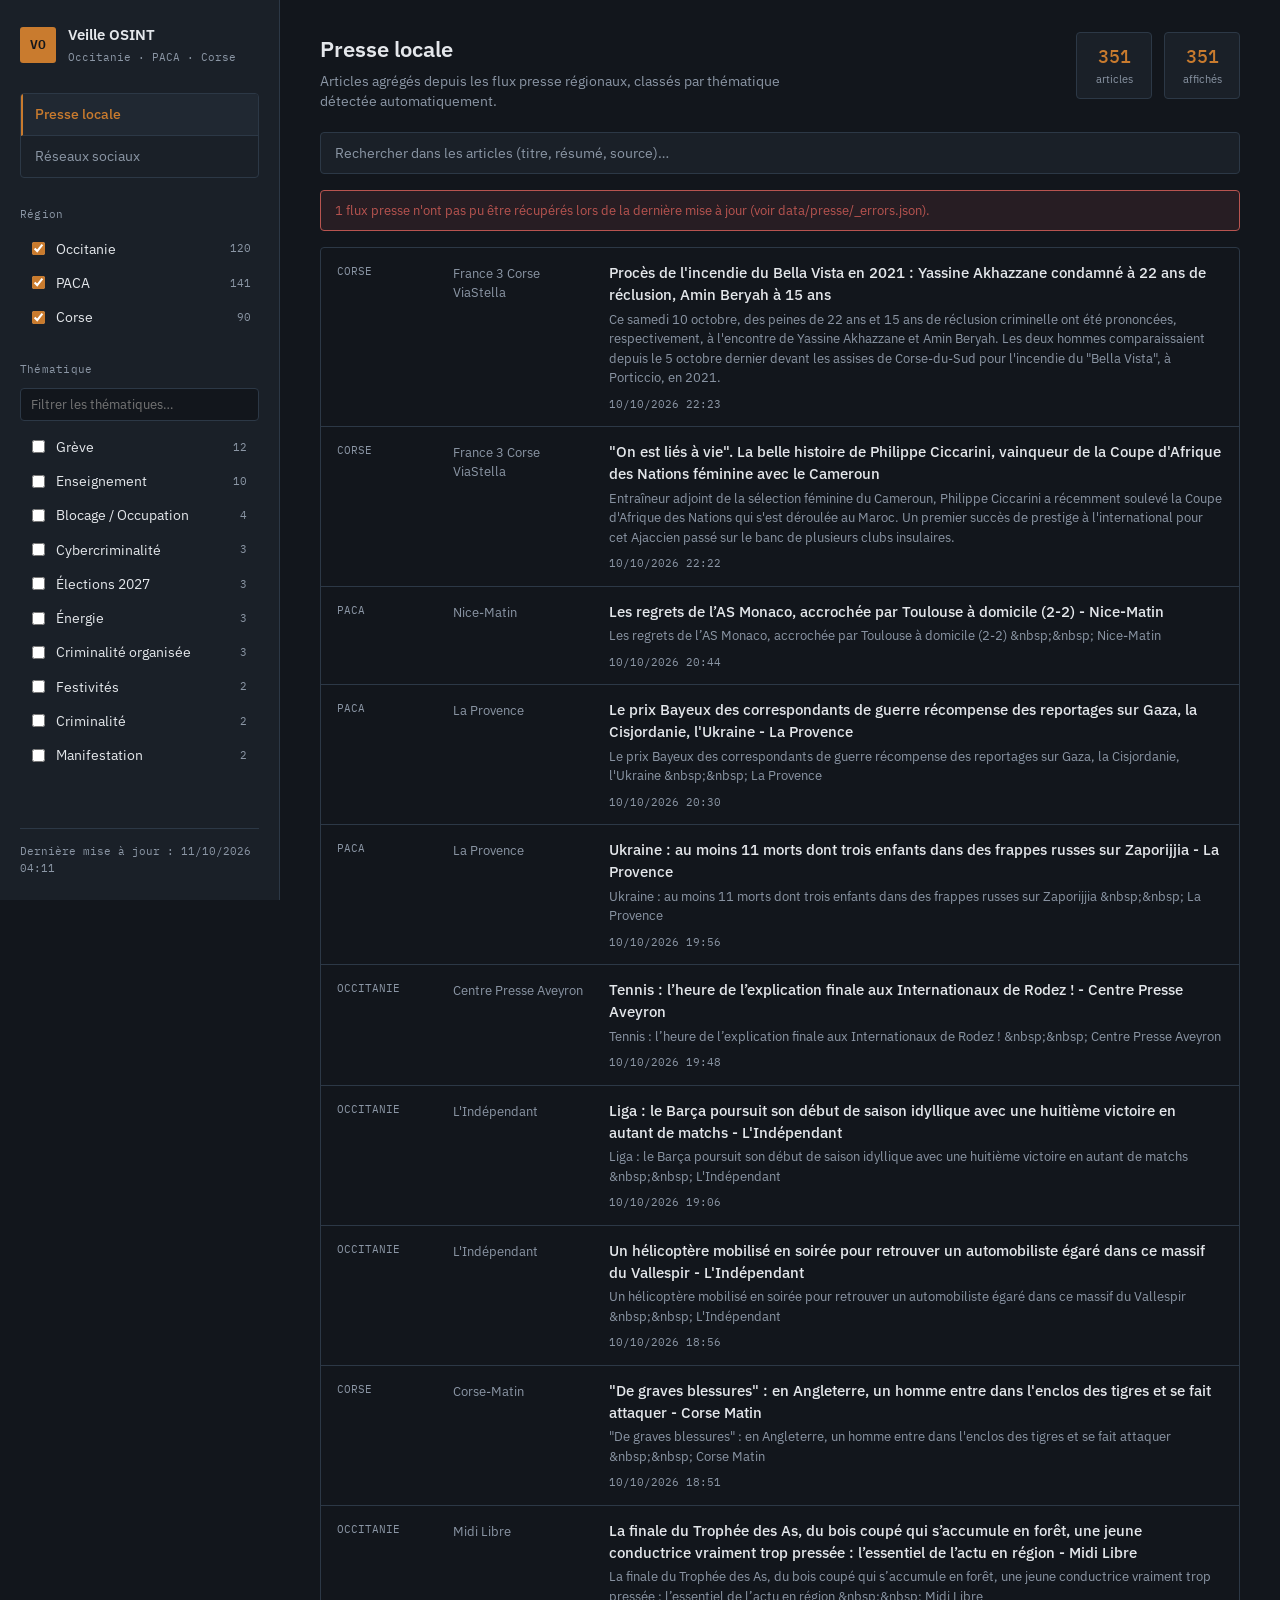
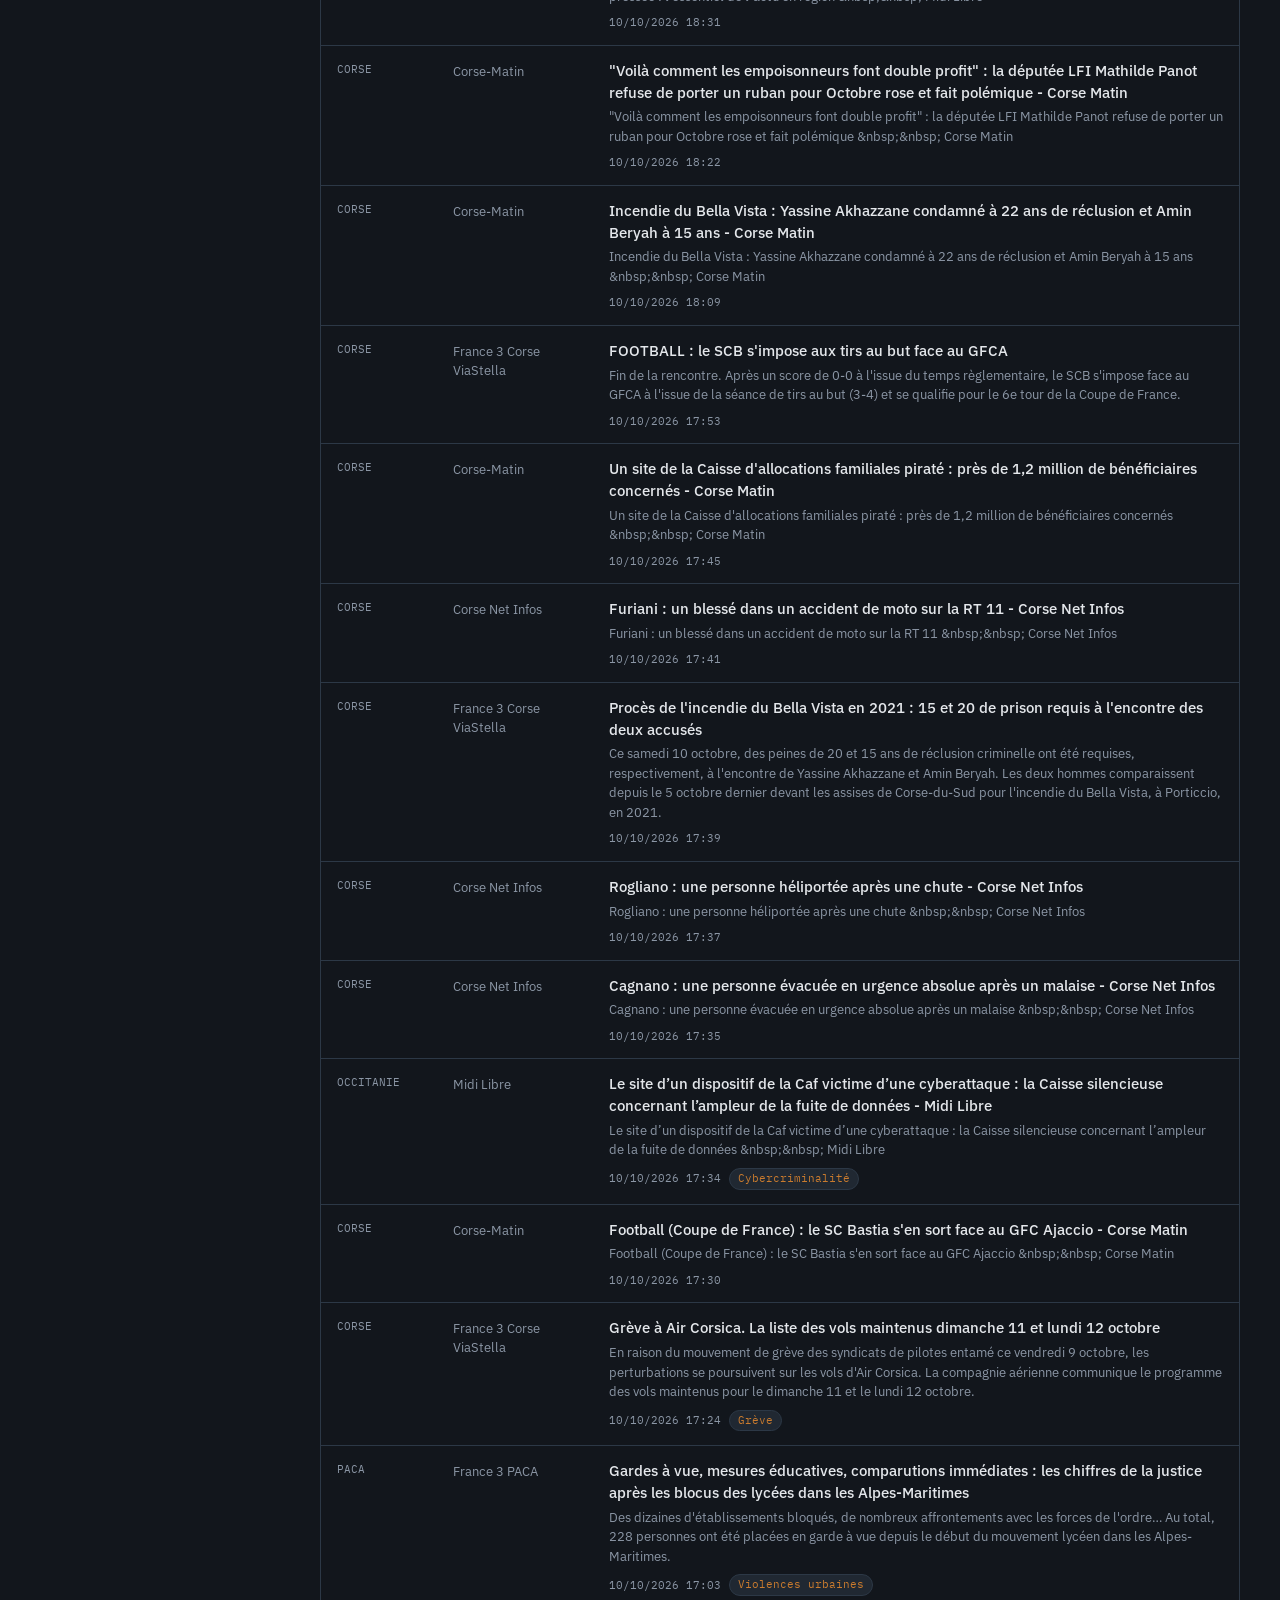
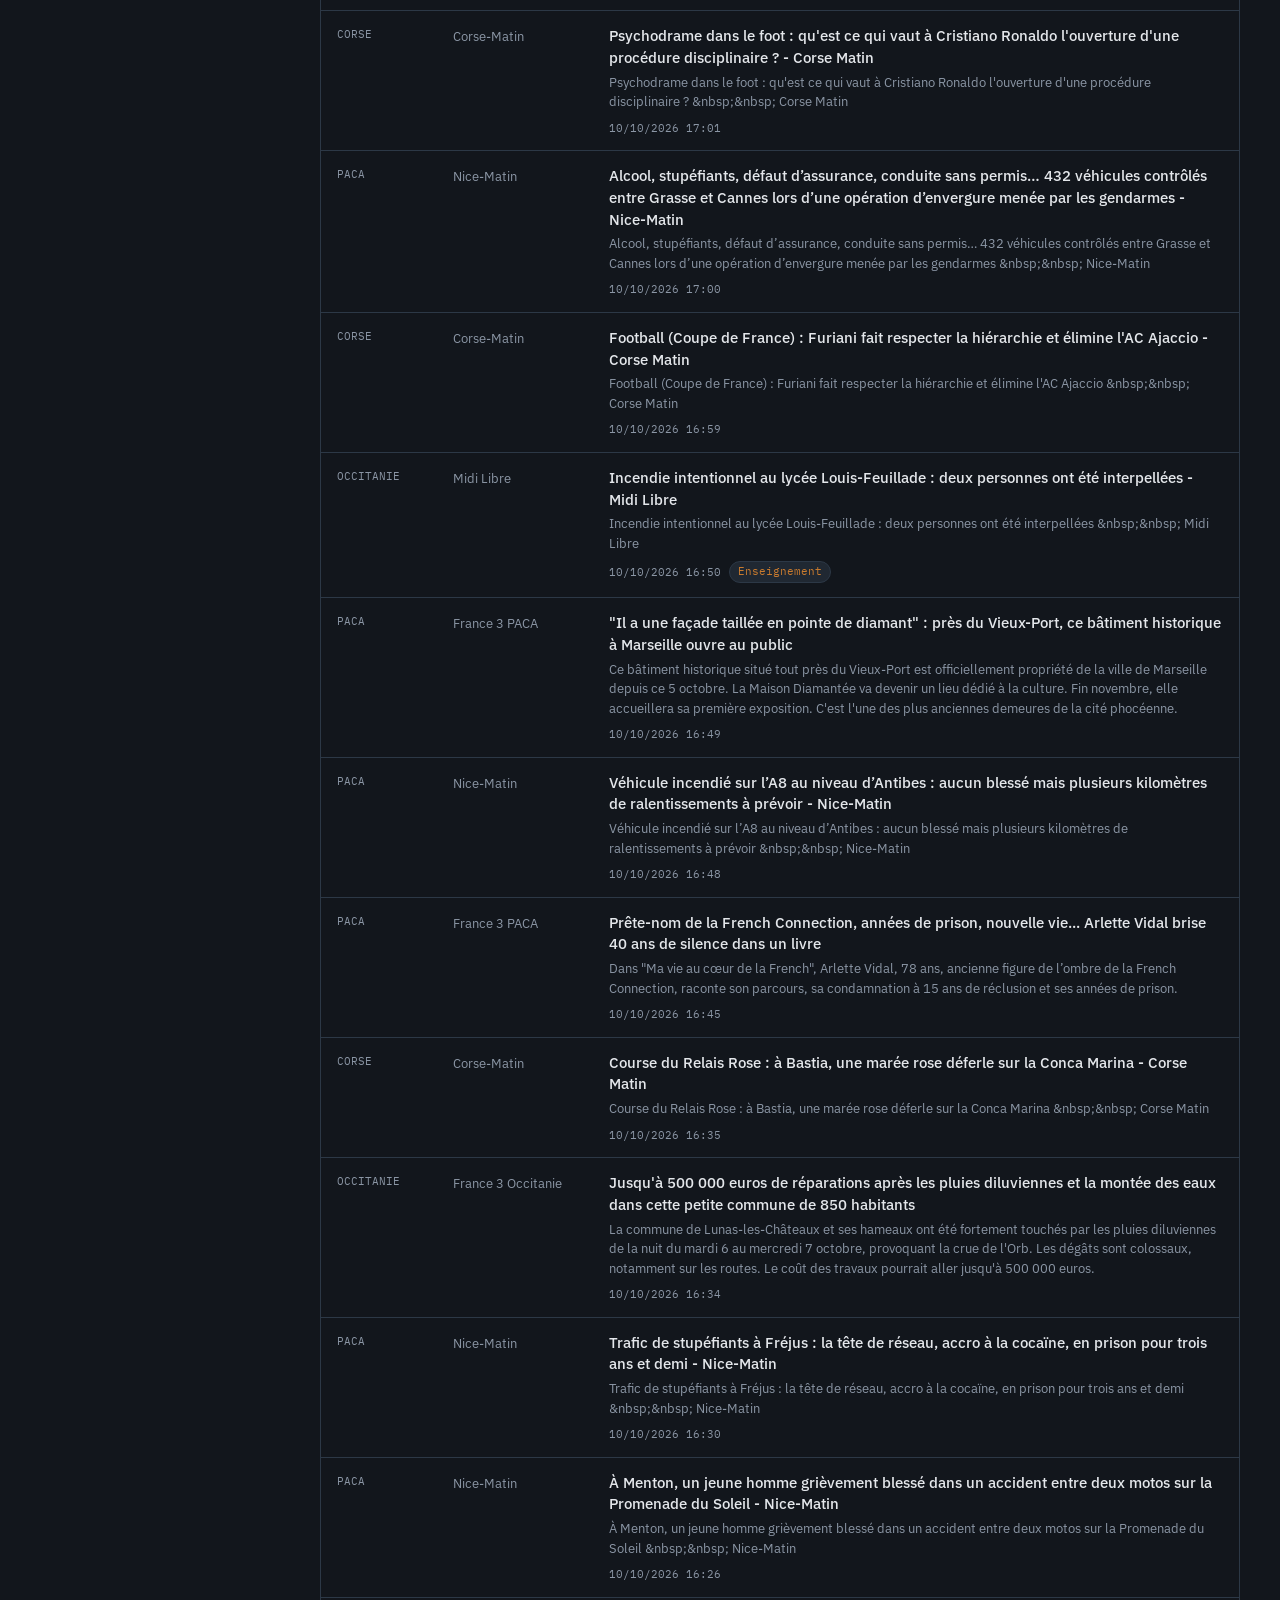
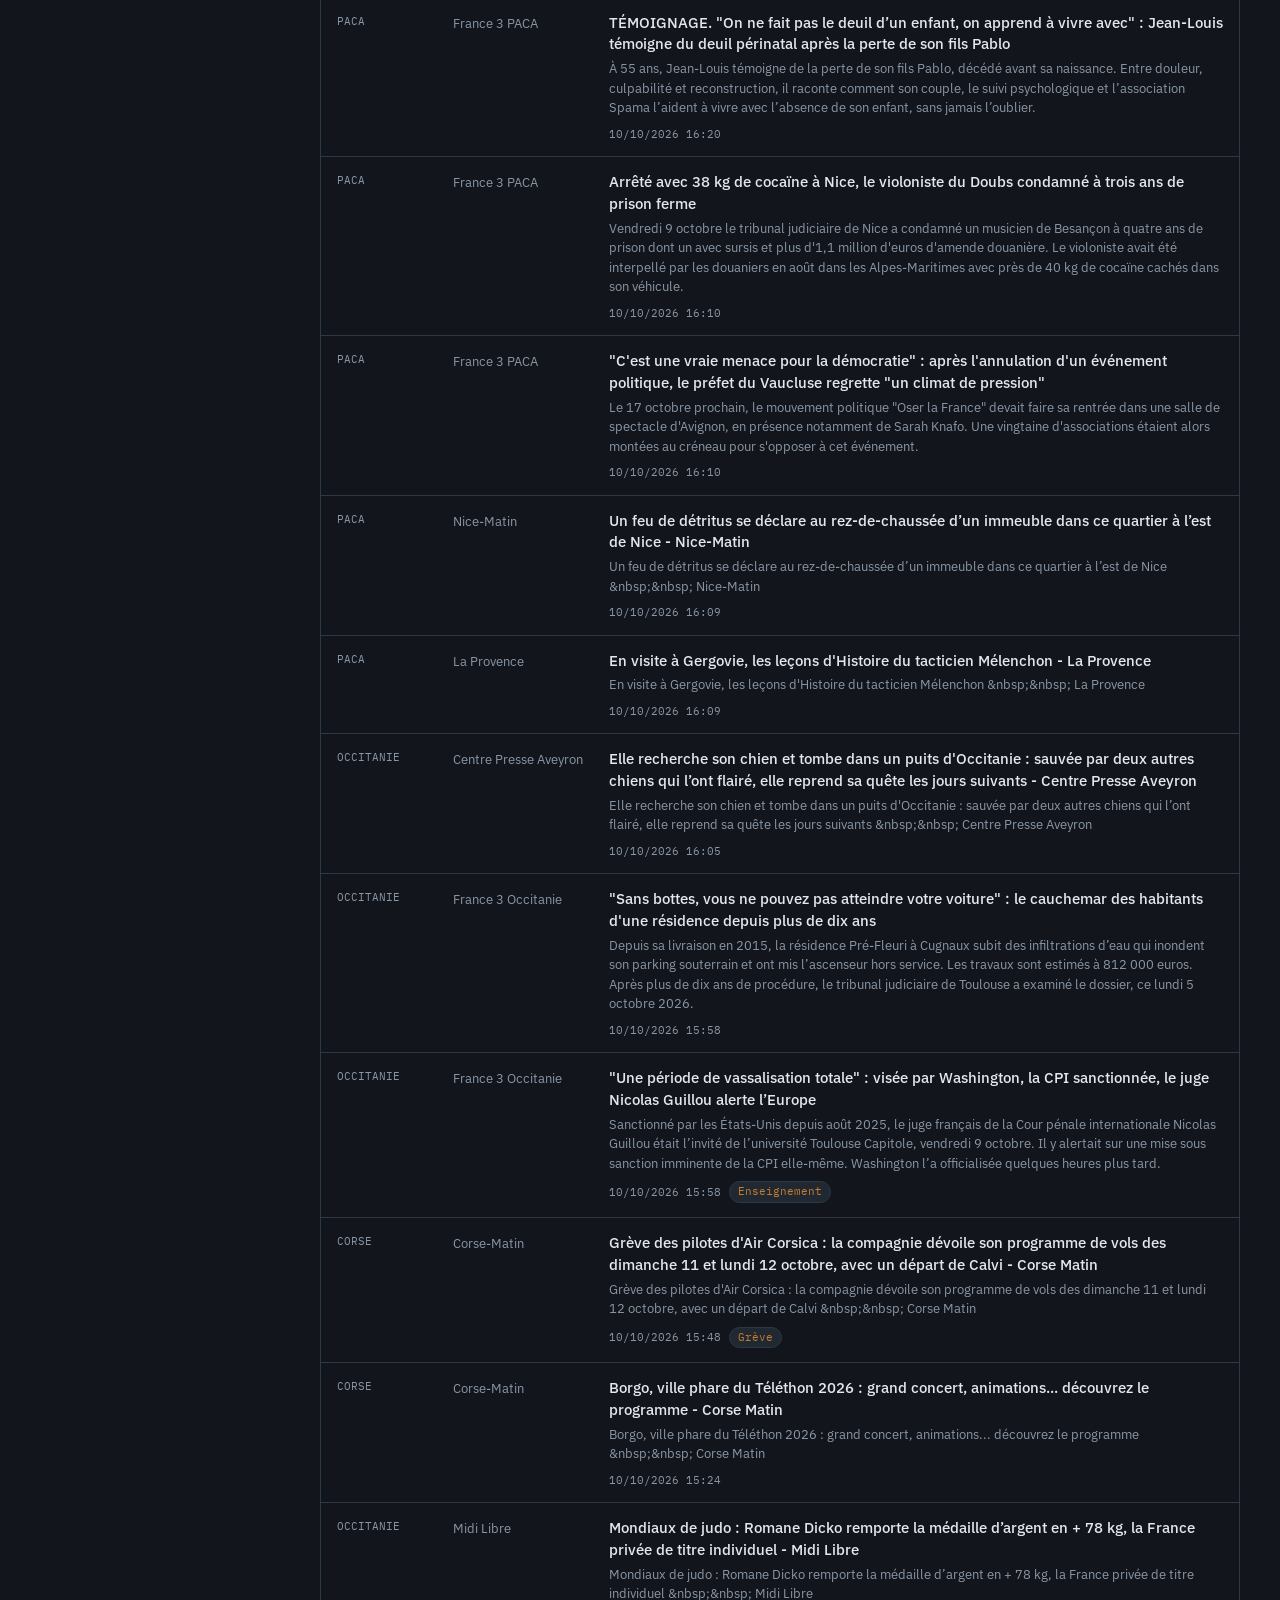
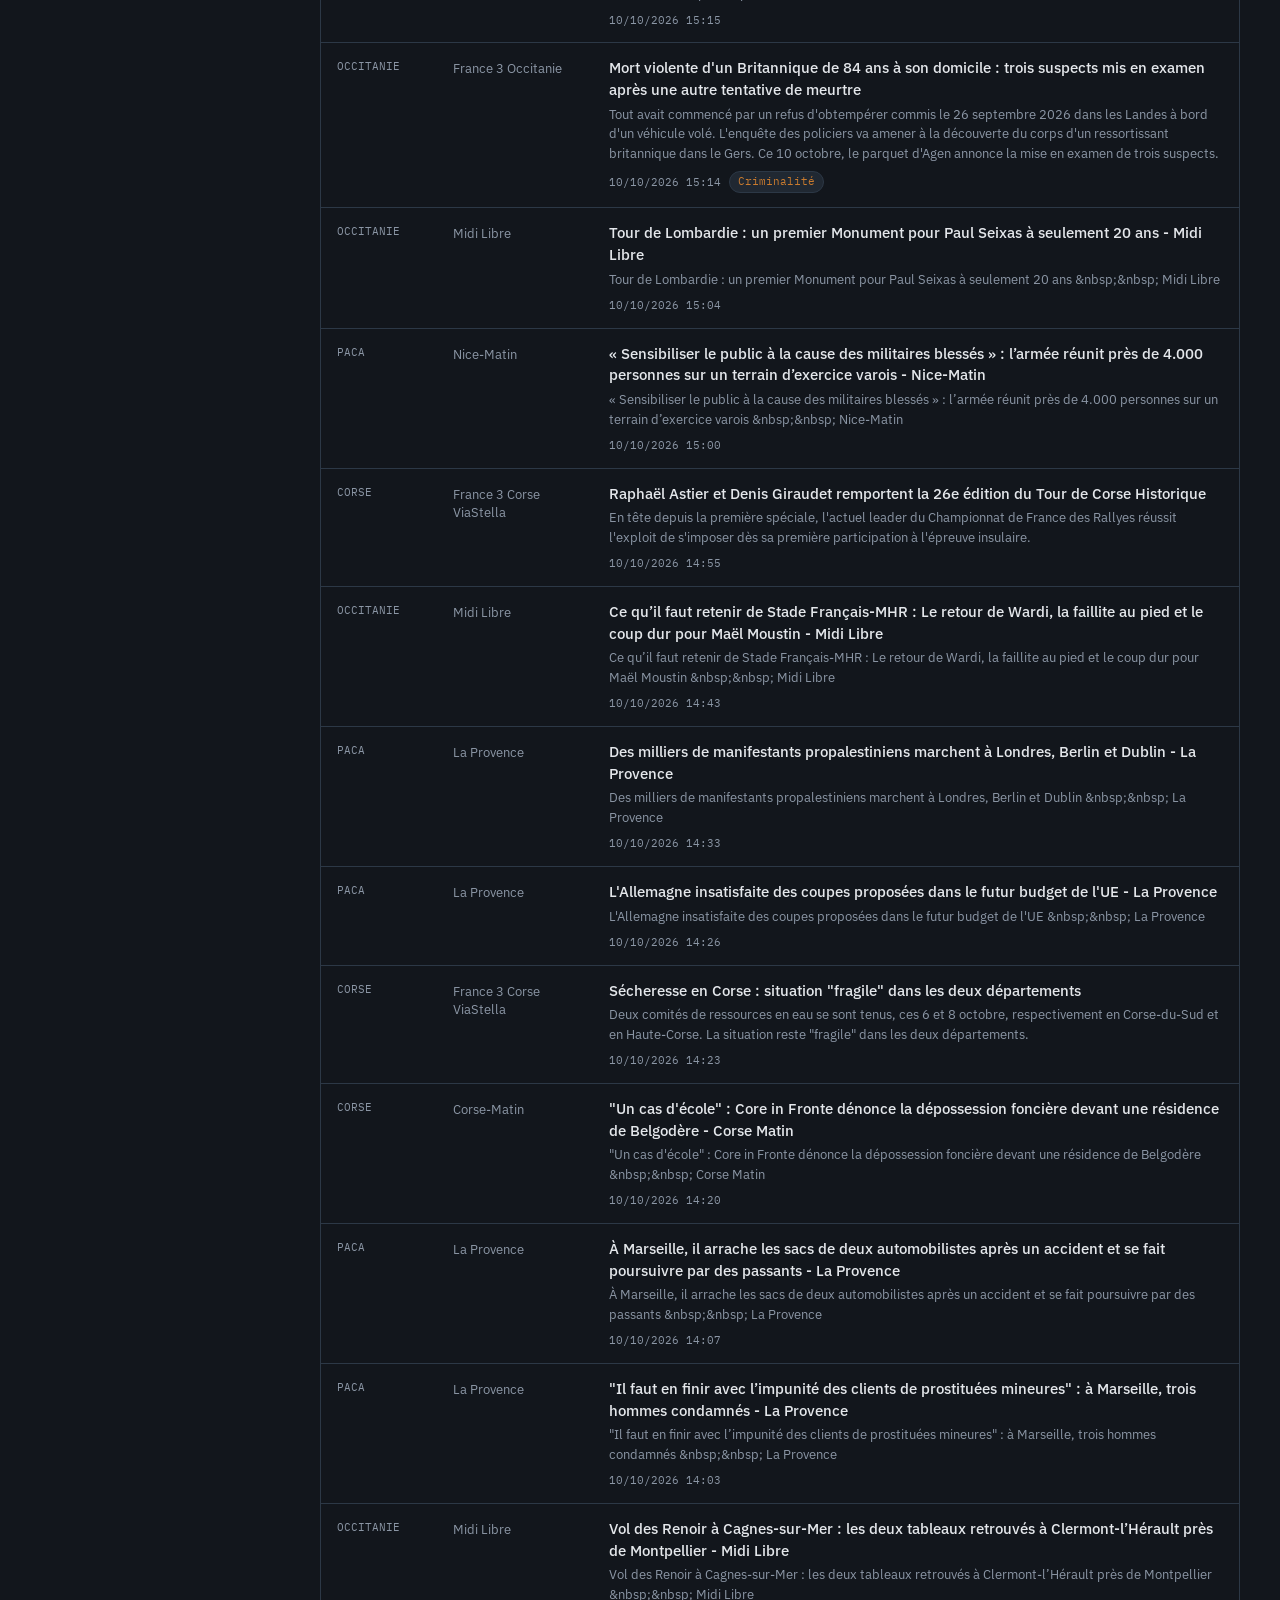
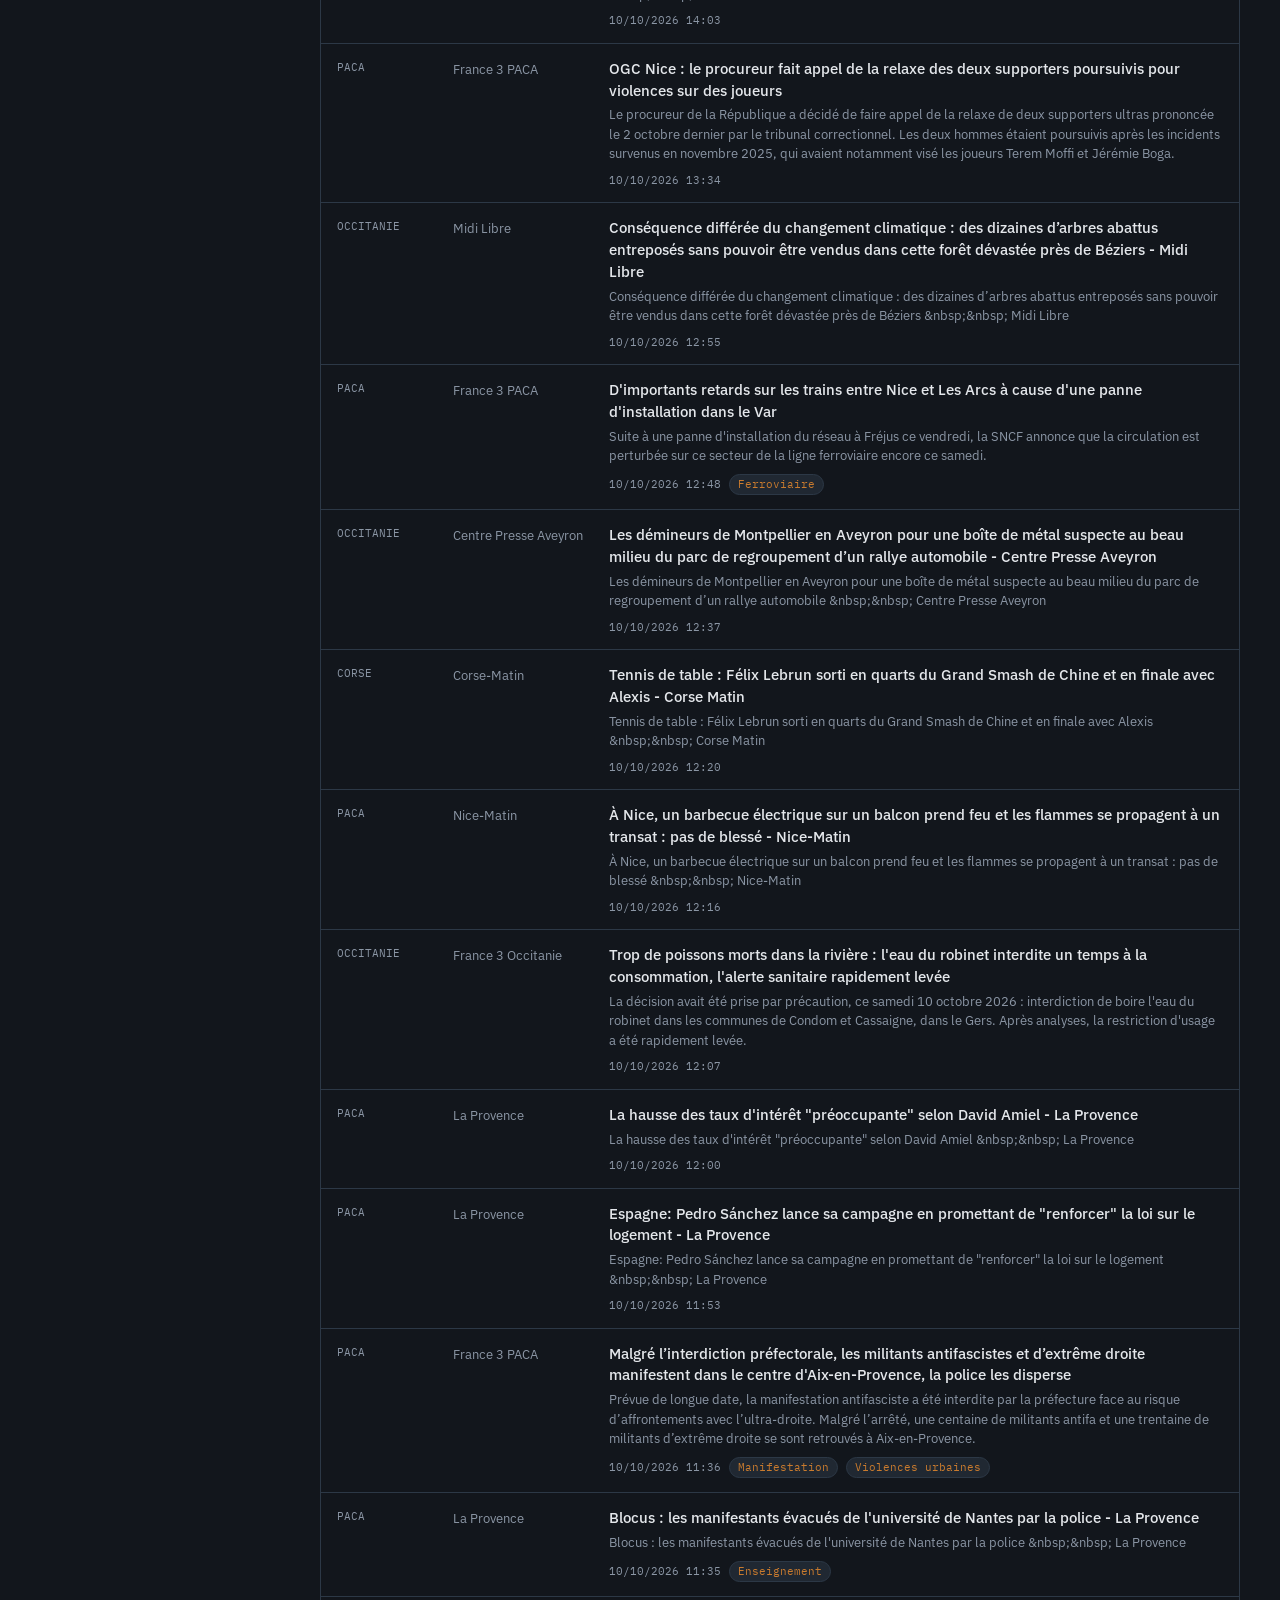
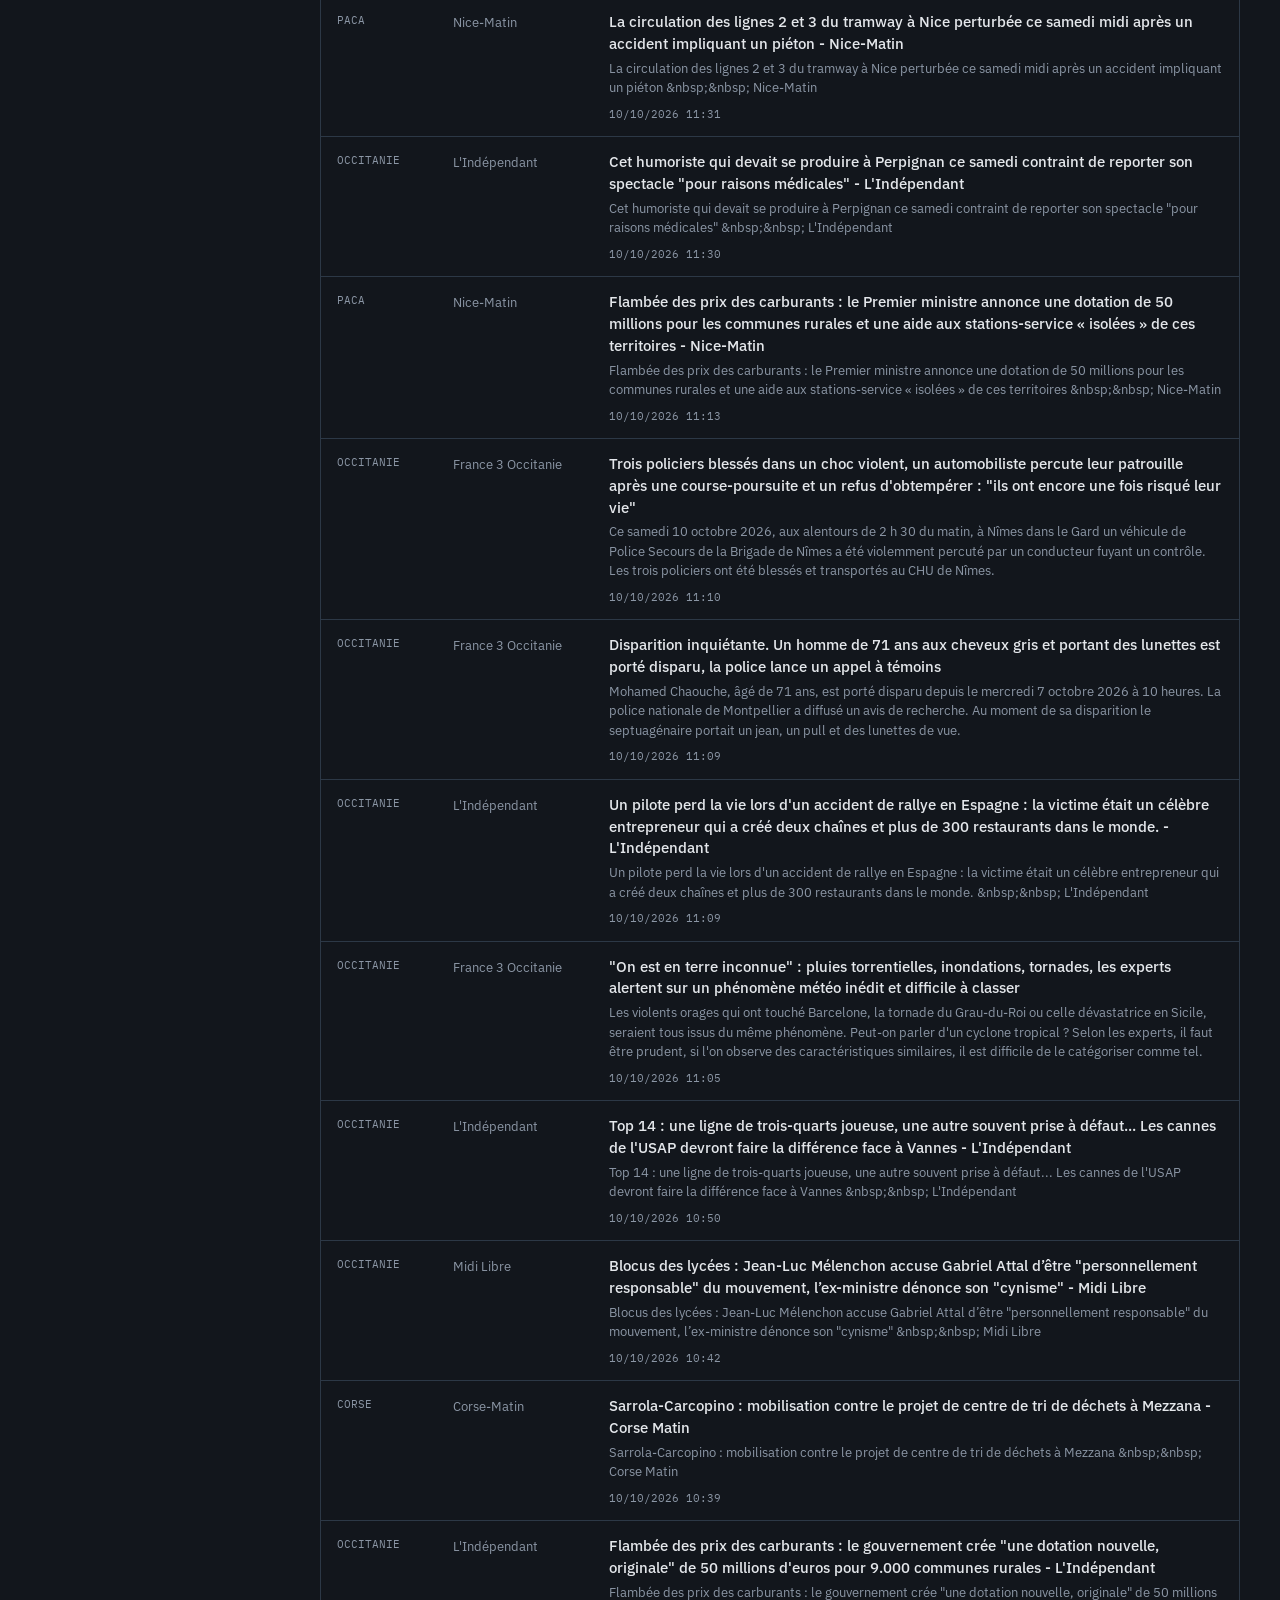
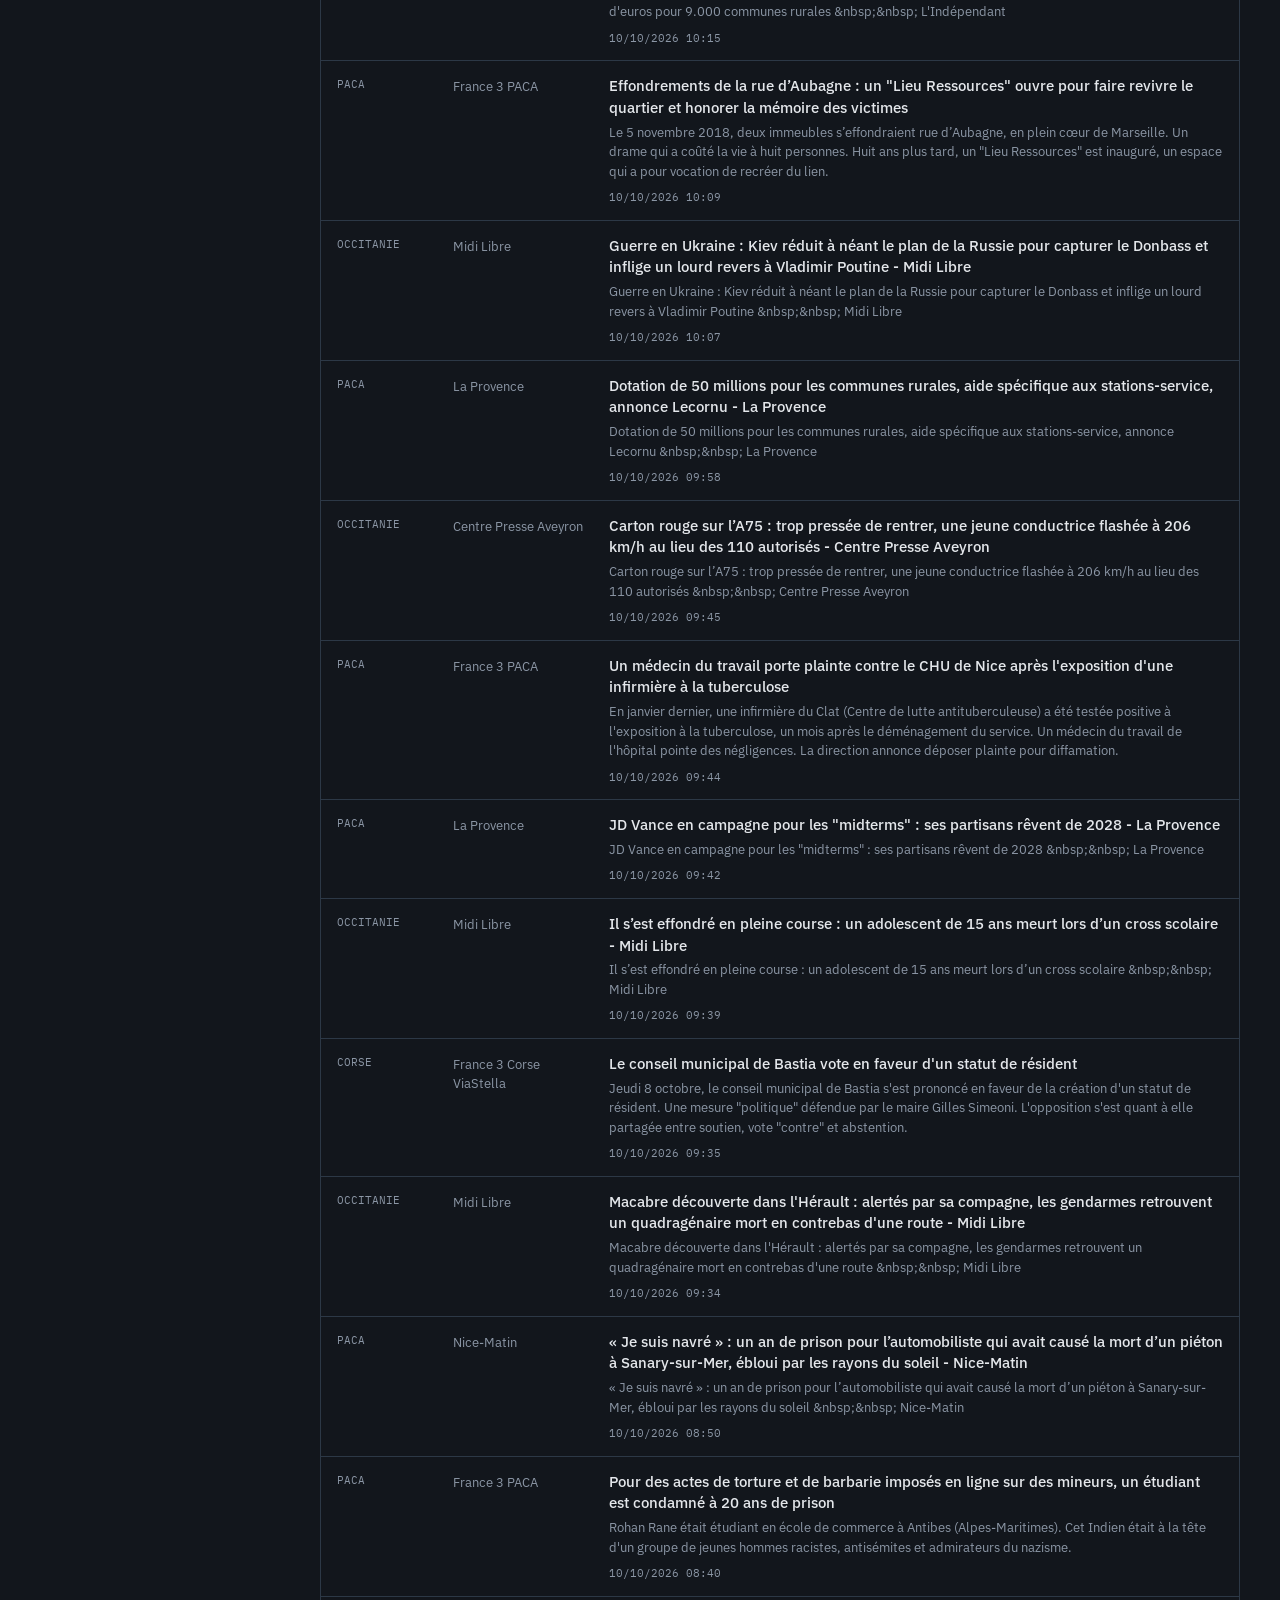
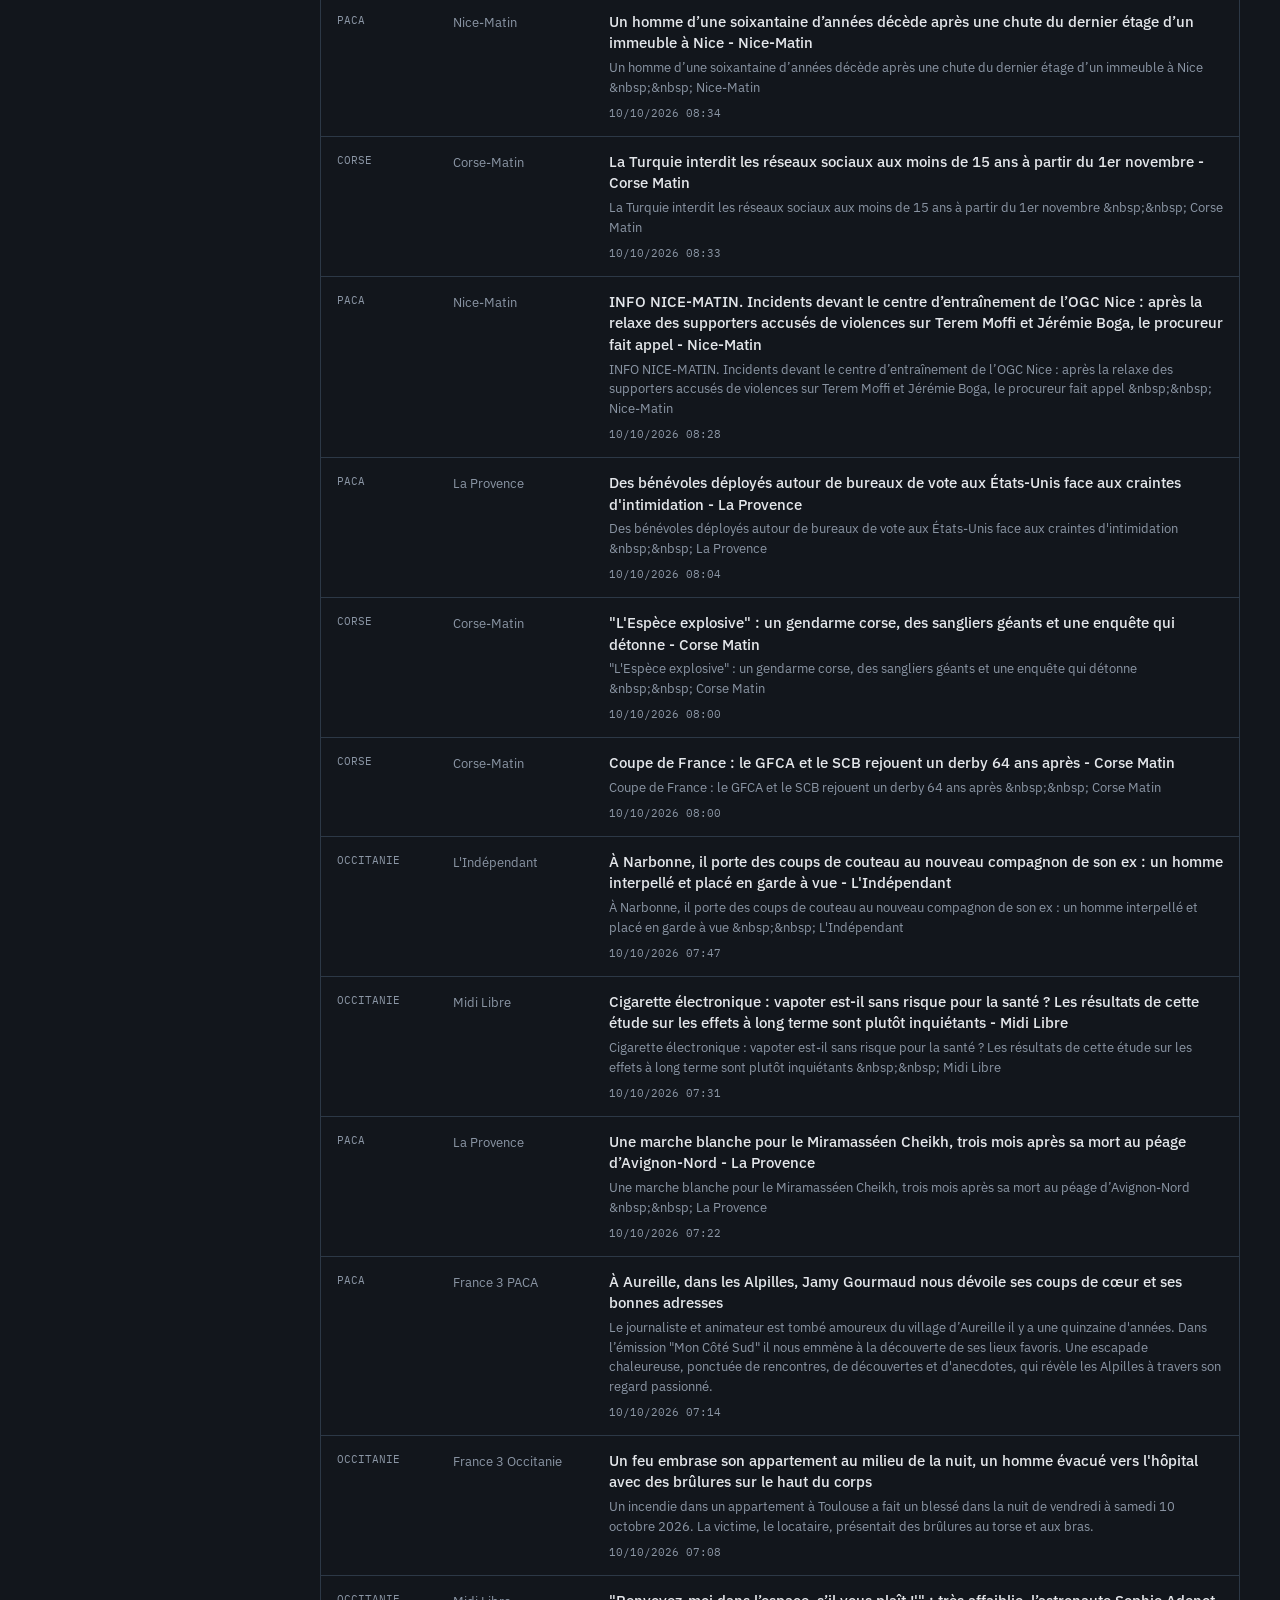
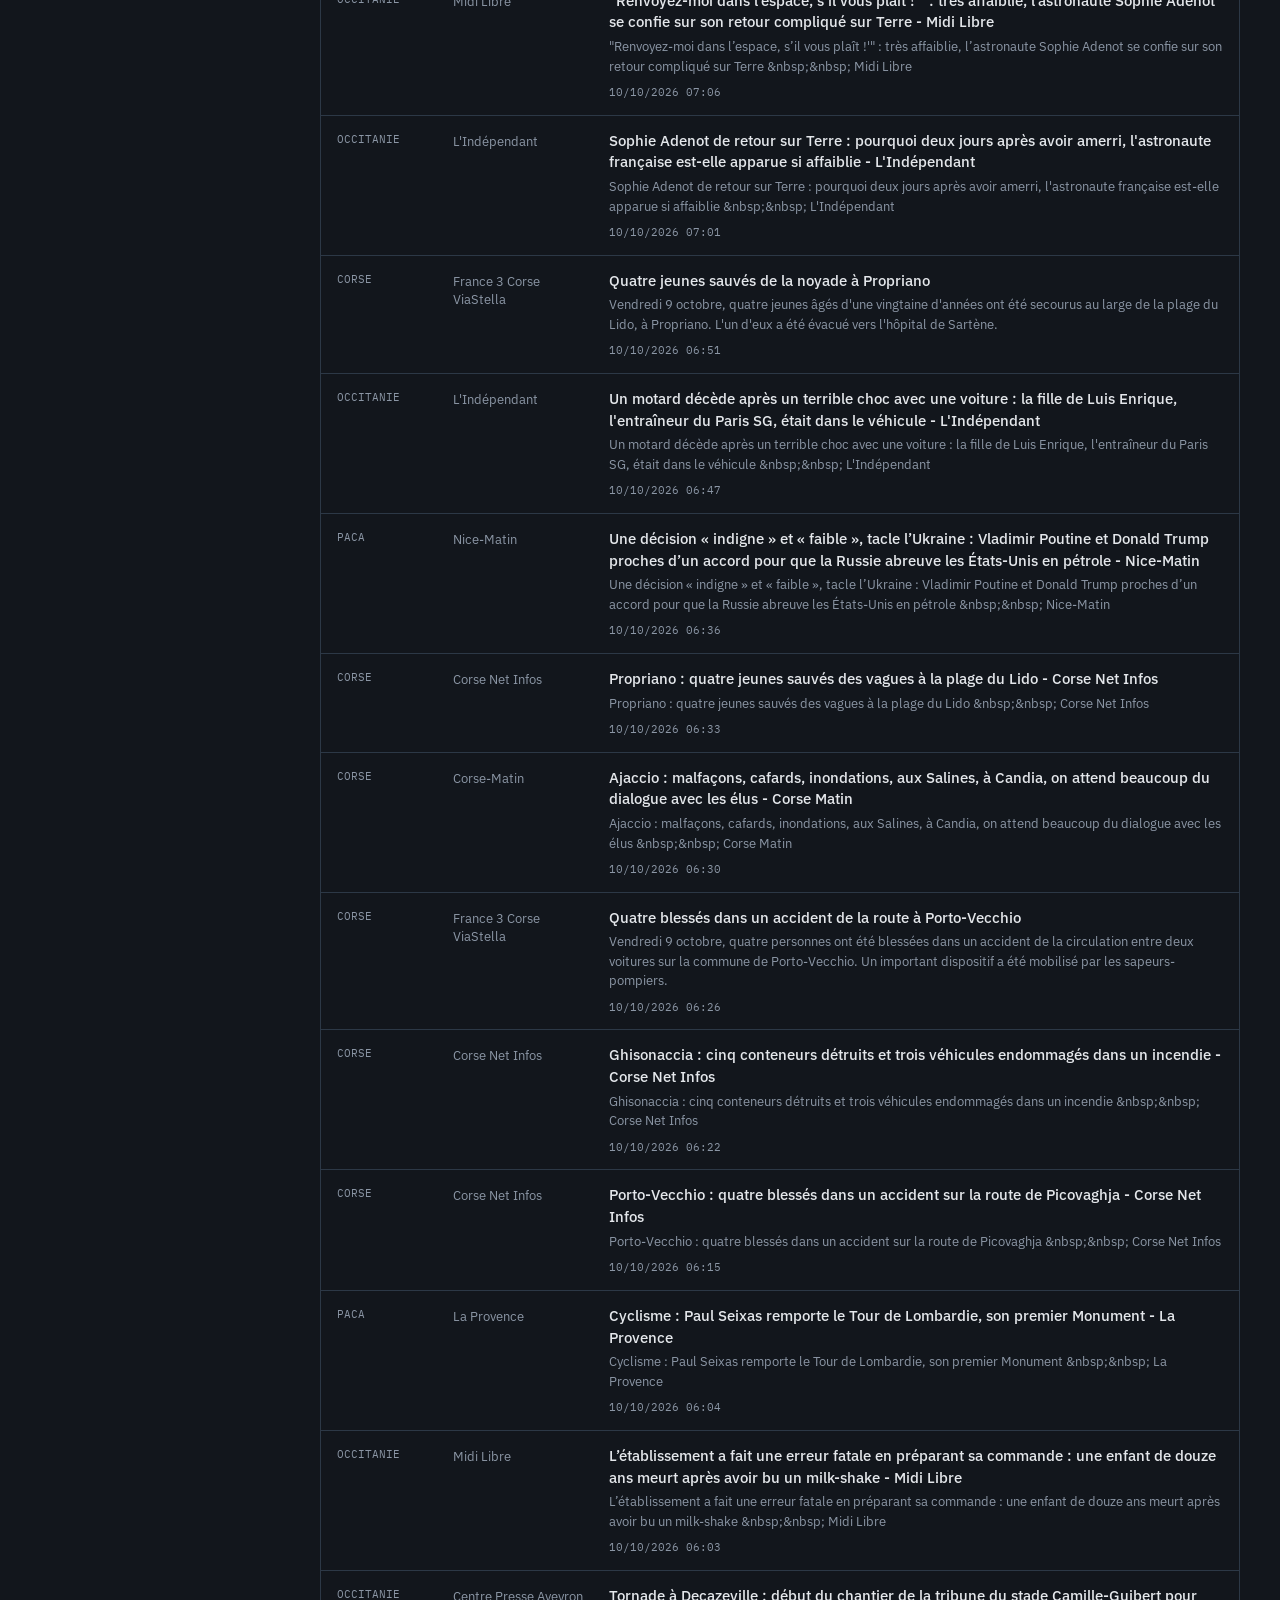
<file: site/index.html>
<!DOCTYPE html>
<html lang="fr">
<head>
<meta charset="UTF-8">
<meta name="viewport" content="width=device-width, initial-scale=1.0">
<title>Veille OSINT — Presse locale</title>
<link rel="stylesheet" href="assets/style.css">
</head>
<body>

<div class="app">
  <aside class="sidebar">
    <div class="brand">
      <span class="brand-mark">VO</span>
      <div>
        <div class="brand-title">Veille OSINT</div>
        <div class="brand-sub">Occitanie · PACA · Corse</div>
      </div>
    </div>

    <nav class="tabs">
      <a href="index.html" class="tab active">Presse locale</a>
      <a href="social.html" class="tab">Réseaux sociaux</a>
    </nav>

    <div class="filter-group">
      <div class="filter-label">Région</div>
      <div id="region-filters" class="filter-list"></div>
    </div>

    <div class="filter-group">
      <div class="filter-label">Thématique</div>
      <input type="text" id="theme-search" class="theme-search" placeholder="Filtrer les thématiques…">
      <div id="theme-filters" class="filter-list filter-list-scroll"></div>
    </div>

    <div class="sidebar-footer">
      <span id="last-update">Dernière mise à jour : —</span>
    </div>
  </aside>

  <main class="content">
    <header class="content-header">
      <div>
        <h1>Presse locale</h1>
        <p class="subtitle">Articles agrégés depuis les flux presse régionaux, classés par thématique détectée automatiquement.</p>
      </div>
      <div class="stat-badges">
        <div class="stat-badge">
          <span class="stat-value" id="stat-total">—</span>
          <span class="stat-key">articles</span>
        </div>
        <div class="stat-badge">
          <span class="stat-value" id="stat-filtered">—</span>
          <span class="stat-key">affichés</span>
        </div>
      </div>
    </header>

    <div class="search-bar">
      <input type="text" id="article-search" class="search-input" placeholder="Rechercher dans les articles (titre, résumé, source)…" autocomplete="off">
    </div>

    <div id="active-filters" class="active-filters"></div>

    <div id="error-banner" class="error-banner" hidden></div>

    <div id="article-list" class="article-list">
      <div class="loading">Chargement des données…</div>
    </div>
  </main>
</div>

<script src="assets/data.js"></script>
<script src="assets/presse.js"></script>
</body>
</html>
</file>
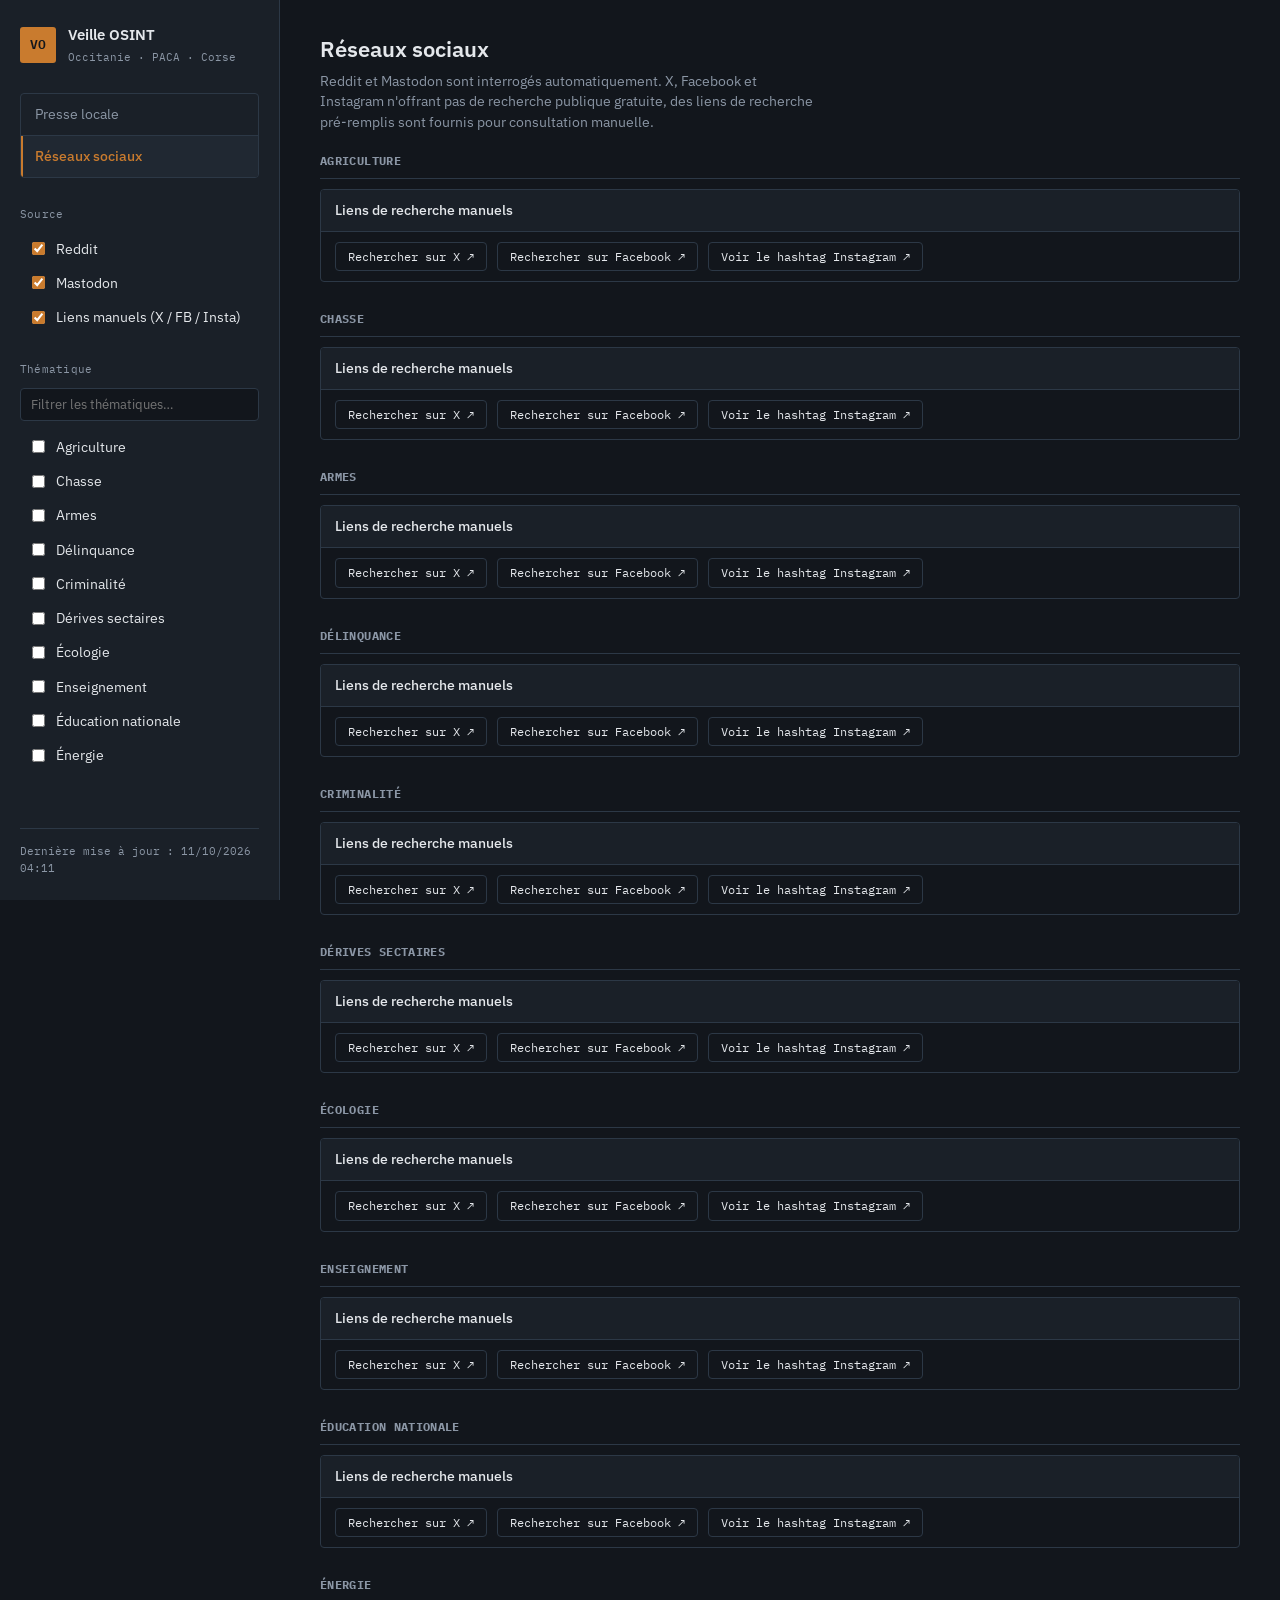
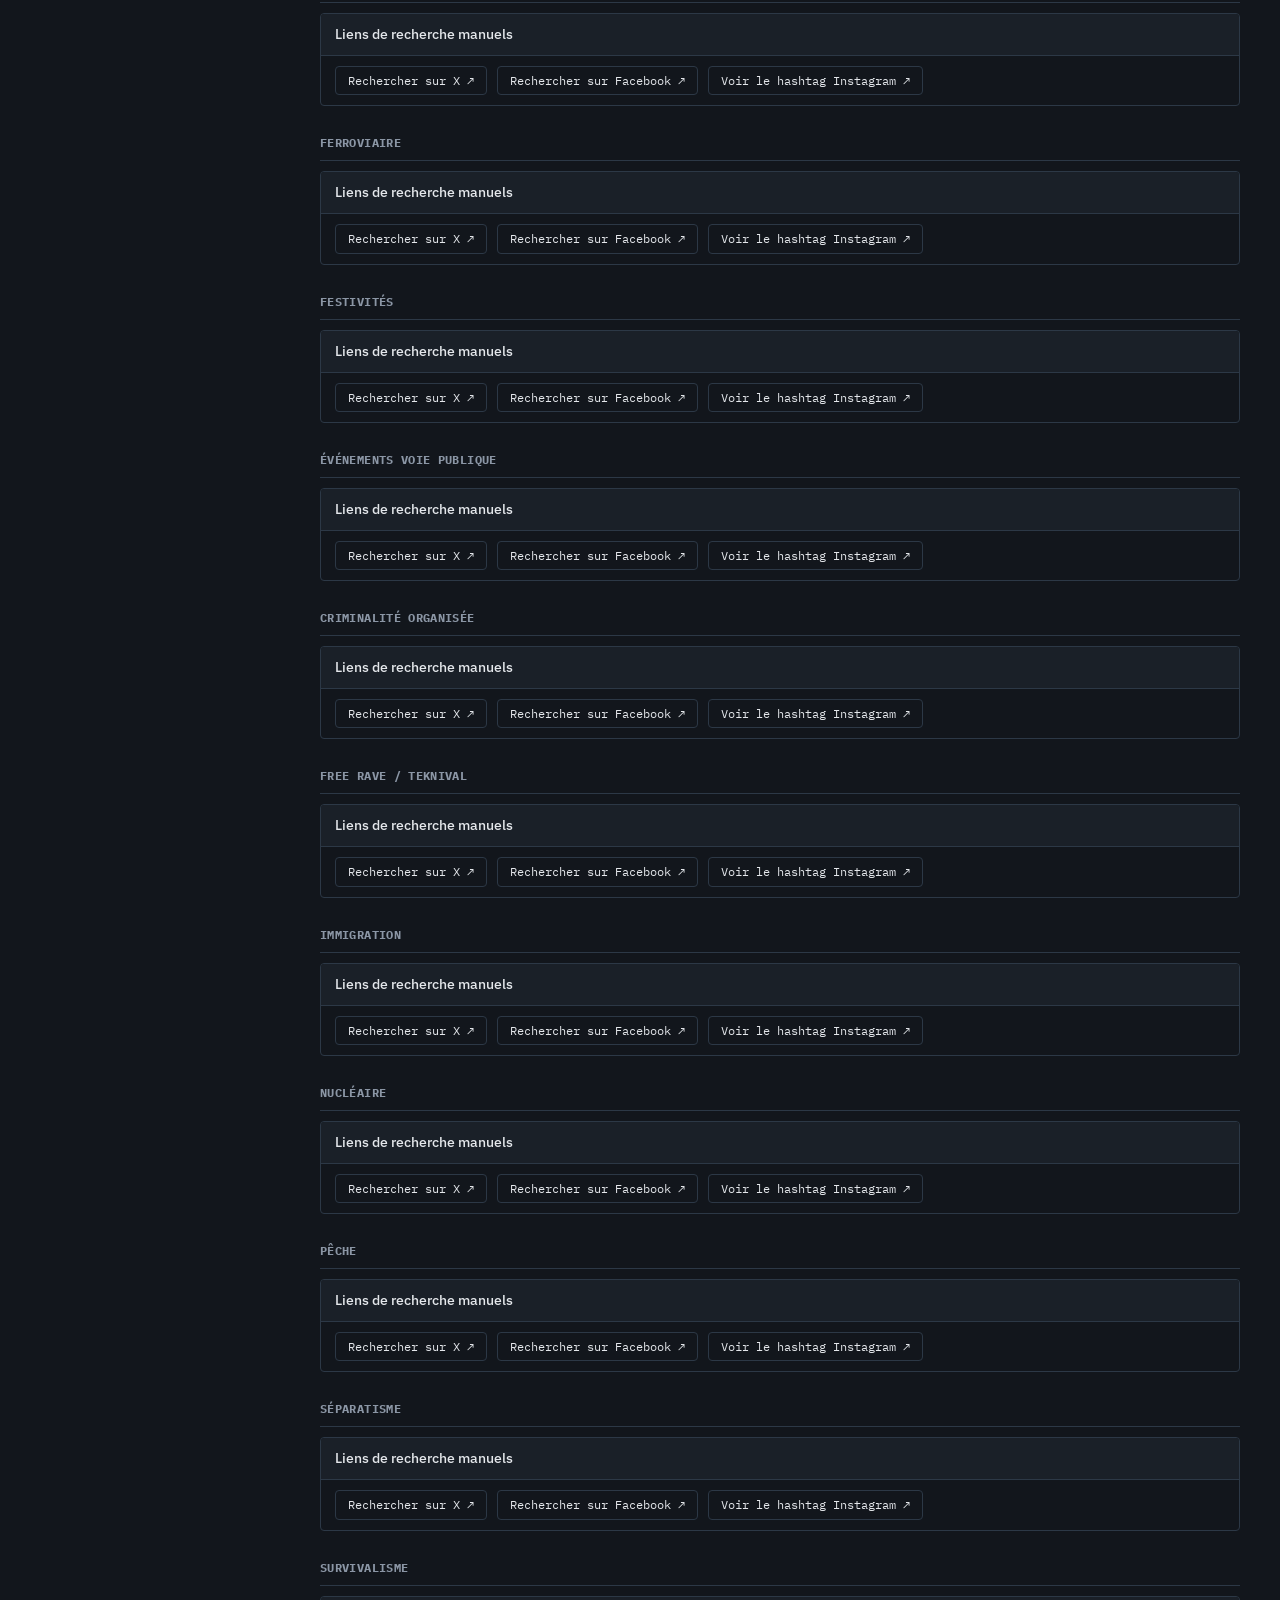
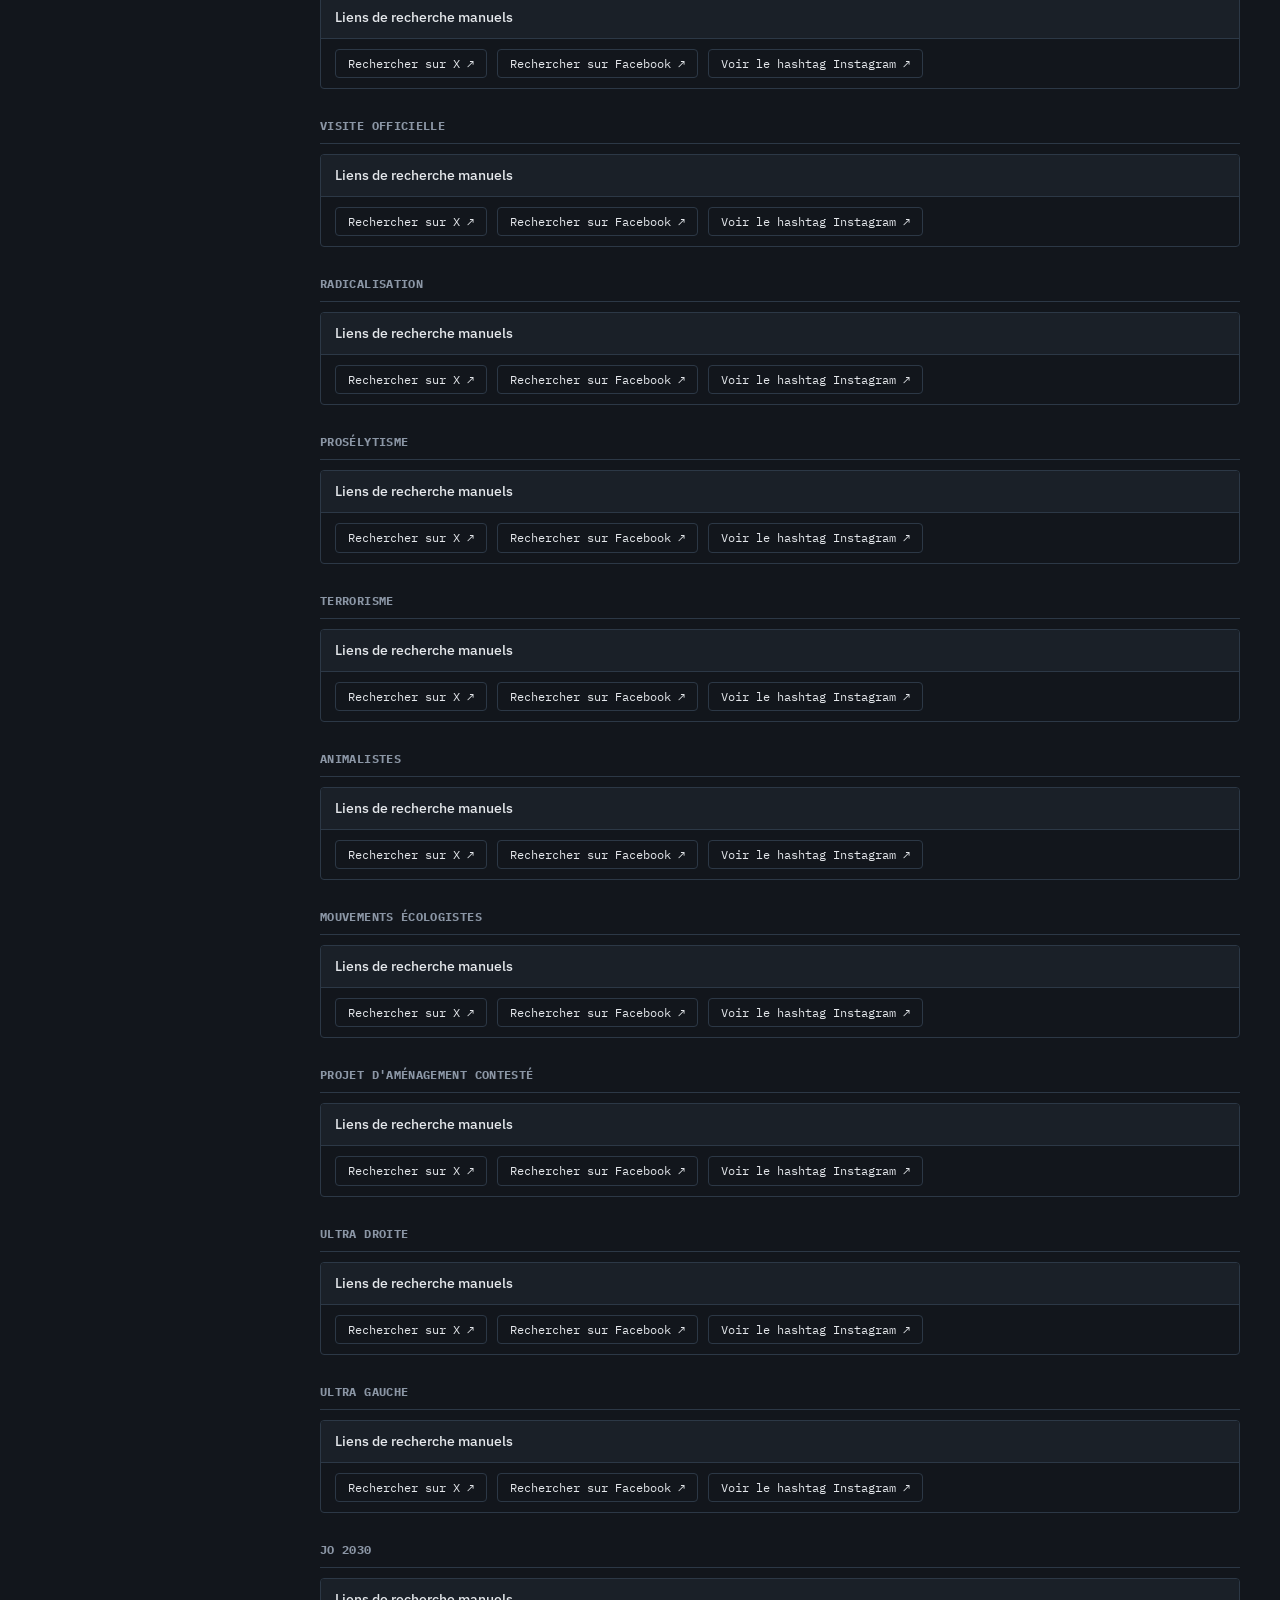
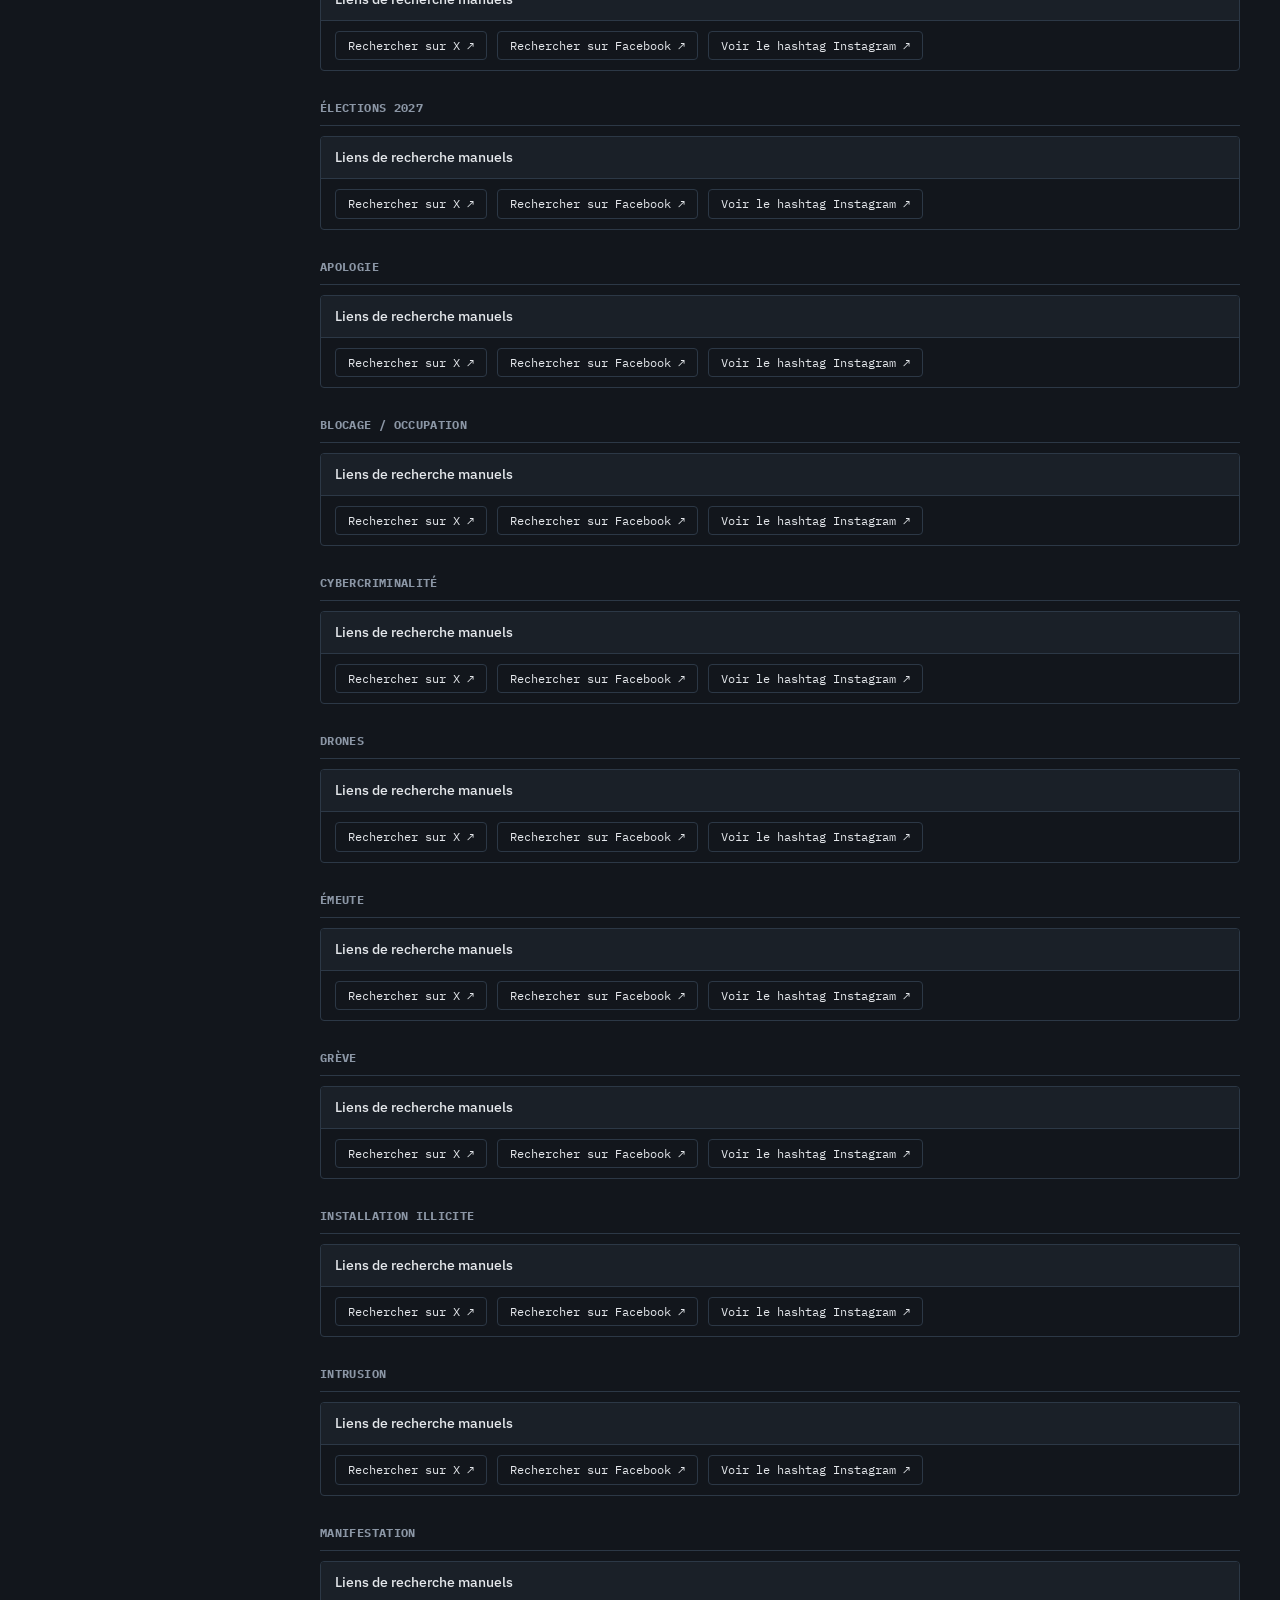
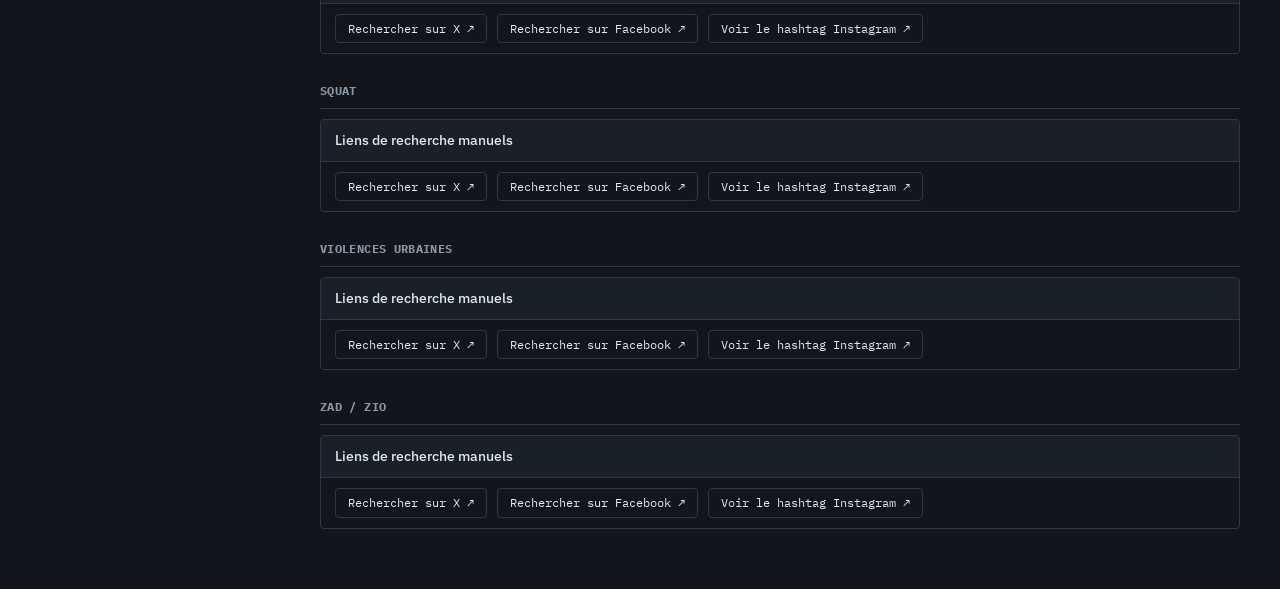
<file: site/social.html>
<!DOCTYPE html>
<html lang="fr">
<head>
<meta charset="UTF-8">
<meta name="viewport" content="width=device-width, initial-scale=1.0">
<title>Veille OSINT — Réseaux sociaux</title>
<link rel="stylesheet" href="assets/style.css">
</head>
<body>

<div class="app">
  <aside class="sidebar">
    <div class="brand">
      <span class="brand-mark">VO</span>
      <div>
        <div class="brand-title">Veille OSINT</div>
        <div class="brand-sub">Occitanie · PACA · Corse</div>
      </div>
    </div>

    <nav class="tabs">
      <a href="index.html" class="tab">Presse locale</a>
      <a href="social.html" class="tab active">Réseaux sociaux</a>
    </nav>

    <div class="filter-group">
      <div class="filter-label">Source</div>
      <div class="filter-list">
        <label class="filter-item"><input type="checkbox" value="reddit" checked class="source-toggle"> Reddit</label>
        <label class="filter-item"><input type="checkbox" value="mastodon" checked class="source-toggle"> Mastodon</label>
        <label class="filter-item"><input type="checkbox" value="manual" checked class="source-toggle"> Liens manuels (X / FB / Insta)</label>
      </div>
    </div>

    <div class="filter-group">
      <div class="filter-label">Thématique</div>
      <input type="text" id="theme-search" class="theme-search" placeholder="Filtrer les thématiques…">
      <div id="theme-filters" class="filter-list filter-list-scroll"></div>
    </div>

    <div class="sidebar-footer">
      <span id="last-update">Dernière mise à jour : —</span>
    </div>
  </aside>

  <main class="content">
    <header class="content-header">
      <div>
        <h1>Réseaux sociaux</h1>
        <p class="subtitle">Reddit et Mastodon sont interrogés automatiquement. X, Facebook et Instagram n'offrant pas de recherche publique gratuite, des liens de recherche pré-remplis sont fournis pour consultation manuelle.</p>
      </div>
    </header>

    <div id="active-filters" class="active-filters"></div>

    <div id="social-content" class="social-content">
      <div class="loading">Chargement des données…</div>
    </div>
  </main>
</div>

<script src="assets/data.js"></script>
<script src="assets/social.js"></script>
</body>
</html>
</file>
<file: site/assets/style.css>
/* ---------------------------------------------------------
   Veille OSINT — thème visuel
   Palette : ardoise sombre + accent ambre signalétique
   Typo     : IBM Plex Sans (UI) + IBM Plex Mono (données)
--------------------------------------------------------- */

@import url('https://fonts.googleapis.com/css2?family=IBM+Plex+Sans:wght@400;500;600&family=IBM+Plex+Mono:wght@400;500&display=swap');

:root {
  --bg: #12161C;
  --panel: #1A2028;
  --panel-raised: #202832;
  --border: #2C3846;
  --text: #E4E7EB;
  --text-dim: #8B96A5;
  --accent: #C97B2E;
  --accent-dim: #8A5A26;
  --ok: #4A7856;
  --danger: #B85450;
  --link: #6FA8DC;

  --font-ui: 'IBM Plex Sans', system-ui, sans-serif;
  --font-mono: 'IBM Plex Mono', ui-monospace, monospace;
}

* { box-sizing: border-box; }

html, body {
  margin: 0;
  padding: 0;
  background: var(--bg);
  color: var(--text);
  font-family: var(--font-ui);
  font-size: 15px;
  line-height: 1.5;
}

a { color: var(--link); text-decoration: none; }
a:hover { text-decoration: underline; }

button {
  font-family: inherit;
  cursor: pointer;
}

a:focus-visible, button:focus-visible, input:focus-visible {
  outline: 2px solid var(--accent);
  outline-offset: 2px;
}

.app {
  display: grid;
  grid-template-columns: 280px 1fr;
  min-height: 100vh;
}

/* ---------- Sidebar ---------- */

.sidebar {
  background: var(--panel);
  border-right: 1px solid var(--border);
  padding: 24px 20px;
  display: flex;
  flex-direction: column;
  gap: 28px;
  position: sticky;
  top: 0;
  height: 100vh;
  overflow-y: auto;
}

.brand {
  display: flex;
  align-items: center;
  gap: 12px;
}

.brand-mark {
  width: 36px;
  height: 36px;
  background: var(--accent);
  color: #12161C;
  font-family: var(--font-mono);
  font-weight: 600;
  font-size: 13px;
  display: flex;
  align-items: center;
  justify-content: center;
  border-radius: 3px;
  flex-shrink: 0;
}

.brand-title {
  font-weight: 600;
  font-size: 15px;
}

.brand-sub {
  font-family: var(--font-mono);
  font-size: 11px;
  color: var(--text-dim);
  margin-top: 2px;
}

.tabs {
  display: flex;
  flex-direction: column;
  border: 1px solid var(--border);
  border-radius: 4px;
  overflow: hidden;
}

.tab {
  padding: 10px 14px;
  color: var(--text-dim);
  font-size: 14px;
  border-bottom: 1px solid var(--border);
}

.tab:last-child { border-bottom: none; }

.tab:hover {
  background: var(--panel-raised);
  text-decoration: none;
  color: var(--text);
}

.tab.active {
  background: var(--panel-raised);
  color: var(--accent);
  font-weight: 500;
  border-left: 2px solid var(--accent);
  padding-left: 12px;
}

.filter-group {
  display: flex;
  flex-direction: column;
  gap: 10px;
}

.filter-label {
  font-family: var(--font-mono);
  font-size: 11px;
  color: var(--text-dim);
  letter-spacing: 0.02em;
}

.filter-list {
  display: flex;
  flex-direction: column;
  gap: 2px;
}

.filter-list-scroll {
  max-height: 340px;
  overflow-y: auto;
  padding-right: 4px;
}

.filter-item {
  display: flex;
  align-items: center;
  gap: 8px;
  padding: 6px 8px;
  border-radius: 3px;
  font-size: 13.5px;
  cursor: pointer;
  color: var(--text);
}

.filter-item:hover {
  background: var(--panel-raised);
}

.filter-item input {
  accent-color: var(--accent);
  flex-shrink: 0;
}

.filter-item .count {
  margin-left: auto;
  font-family: var(--font-mono);
  font-size: 11px;
  color: var(--text-dim);
}

.theme-search {
  background: var(--bg);
  border: 1px solid var(--border);
  color: var(--text);
  padding: 7px 10px;
  border-radius: 4px;
  font-size: 13px;
  font-family: var(--font-ui);
}

.theme-search:focus {
  border-color: var(--accent);
  outline: none;
}

.sidebar-footer {
  margin-top: auto;
  font-family: var(--font-mono);
  font-size: 11px;
  color: var(--text-dim);
  border-top: 1px solid var(--border);
  padding-top: 14px;
}

/* ---------- Content ---------- */

.content {
  padding: 32px 40px;
  max-width: 1100px;
}

.content-header {
  display: flex;
  justify-content: space-between;
  align-items: flex-start;
  gap: 24px;
  margin-bottom: 20px;
}

.content-header h1 {
  font-size: 22px;
  margin: 0 0 6px 0;
  font-weight: 600;
}

.subtitle {
  color: var(--text-dim);
  font-size: 13.5px;
  margin: 0;
  max-width: 62ch;
}

.stat-badges {
  display: flex;
  gap: 12px;
  flex-shrink: 0;
}

.stat-badge {
  background: var(--panel);
  border: 1px solid var(--border);
  border-radius: 4px;
  padding: 10px 16px;
  display: flex;
  flex-direction: column;
  align-items: center;
  min-width: 76px;
}

.stat-value {
  font-family: var(--font-mono);
  font-size: 18px;
  font-weight: 500;
  color: var(--accent);
}

.stat-key {
  font-size: 10.5px;
  color: var(--text-dim);
  margin-top: 2px;
}

/* ---------- Barre de recherche (page presse) ---------- */

.search-bar {
  margin-bottom: 16px;
}

.search-input {
  width: 100%;
  background: var(--panel);
  border: 1px solid var(--border);
  color: var(--text);
  padding: 11px 14px;
  border-radius: 4px;
  font-size: 14px;
  font-family: var(--font-ui);
}

.search-input:focus {
  border-color: var(--accent);
  outline: none;
}

.search-input::placeholder {
  color: var(--text-dim);
}

.active-filters {
  display: flex;
  flex-wrap: wrap;
  gap: 6px;
  margin-bottom: 16px;
  min-height: 0;
}

.active-filters:empty { margin-bottom: 0; }

.active-filter-chip {
  display: inline-flex;
  align-items: center;
  gap: 6px;
  background: var(--panel-raised);
  border: 1px solid var(--accent-dim);
  color: var(--accent);
  font-family: var(--font-mono);
  font-size: 11.5px;
  padding: 4px 10px;
  border-radius: 999px;
}

.active-filter-chip button {
  background: none;
  border: none;
  color: var(--accent);
  font-size: 13px;
  line-height: 1;
  padding: 0;
}

.error-banner {
  background: rgba(184, 84, 80, 0.12);
  border: 1px solid var(--danger);
  color: var(--danger);
  padding: 10px 14px;
  border-radius: 4px;
  font-size: 13px;
  margin-bottom: 16px;
}

.loading, .empty-state {
  color: var(--text-dim);
  padding: 40px 0;
  text-align: center;
  font-size: 13.5px;
}

/* ---------- Article list (tableau dense) ---------- */

.article-list {
  border: 1px solid var(--border);
  border-radius: 4px;
  overflow: hidden;
}

.article-row {
  display: grid;
  grid-template-columns: 100px 140px 1fr;
  gap: 16px;
  padding: 14px 16px;
  border-bottom: 1px solid var(--border);
  align-items: start;
}

.article-row:last-child { border-bottom: none; }

.article-row:hover {
  background: var(--panel);
}

.article-region {
  font-family: var(--font-mono);
  font-size: 10.5px;
  color: var(--text-dim);
  text-transform: uppercase;
  padding-top: 2px;
}

.article-source {
  font-size: 12.5px;
  color: var(--text-dim);
  padding-top: 2px;
}

.article-title {
  font-size: 14.5px;
  font-weight: 500;
  color: var(--text);
  margin: 0 0 4px 0;
  display: block;
}

.article-title:hover { color: var(--accent); }

.article-summary {
  font-size: 13px;
  color: var(--text-dim);
  margin: 0 0 8px 0;
  max-width: 78ch;
}

.article-meta {
  display: flex;
  gap: 8px;
  flex-wrap: wrap;
  align-items: center;
}

.theme-tag {
  font-family: var(--font-mono);
  font-size: 10.5px;
  background: var(--panel-raised);
  border: 1px solid var(--border);
  color: var(--accent);
  padding: 2px 8px;
  border-radius: 999px;
}

.article-date {
  font-family: var(--font-mono);
  font-size: 11px;
  color: var(--text-dim);
}

/* ---------- Social page ---------- */

.social-section {
  margin-bottom: 28px;
}

.social-section-title {
  font-family: var(--font-mono);
  font-size: 12px;
  color: var(--text-dim);
  text-transform: uppercase;
  letter-spacing: 0.03em;
  margin: 0 0 10px 0;
  padding-bottom: 8px;
  border-bottom: 1px solid var(--border);
}

.social-theme-block {
  border: 1px solid var(--border);
  border-radius: 4px;
  margin-bottom: 12px;
  overflow: hidden;
}

.social-theme-header {
  padding: 10px 14px;
  background: var(--panel);
  font-weight: 500;
  font-size: 14px;
  display: flex;
  justify-content: space-between;
  align-items: center;
}

.social-theme-header .count {
  font-family: var(--font-mono);
  font-size: 11px;
  color: var(--text-dim);
}

.social-item {
  padding: 10px 14px;
  border-top: 1px solid var(--border);
  font-size: 13px;
}

.social-item-meta {
  display: flex;
  gap: 10px;
  font-family: var(--font-mono);
  font-size: 11px;
  color: var(--text-dim);
  margin-bottom: 4px;
}

.manual-links-row {
  padding: 10px 14px;
  border-top: 1px solid var(--border);
  display: flex;
  gap: 10px;
  flex-wrap: wrap;
}

.manual-link-btn {
  font-family: var(--font-mono);
  font-size: 11.5px;
  border: 1px solid var(--border);
  padding: 5px 12px;
  border-radius: 4px;
  color: var(--text);
}

.manual-link-btn:hover {
  border-color: var(--accent);
  color: var(--accent);
  text-decoration: none;
}

/* ---------- Responsive ---------- */

@media (max-width: 860px) {
  .app { grid-template-columns: 1fr; }
  .sidebar {
    position: static;
    height: auto;
    border-right: none;
    border-bottom: 1px solid var(--border);
  }
  .content { padding: 24px 20px; }
  .article-row {
    grid-template-columns: 1fr;
    gap: 4px;
  }
}

@media (prefers-reduced-motion: reduce) {
  * { transition: none !important; animation: none !important; }
}
</file>
